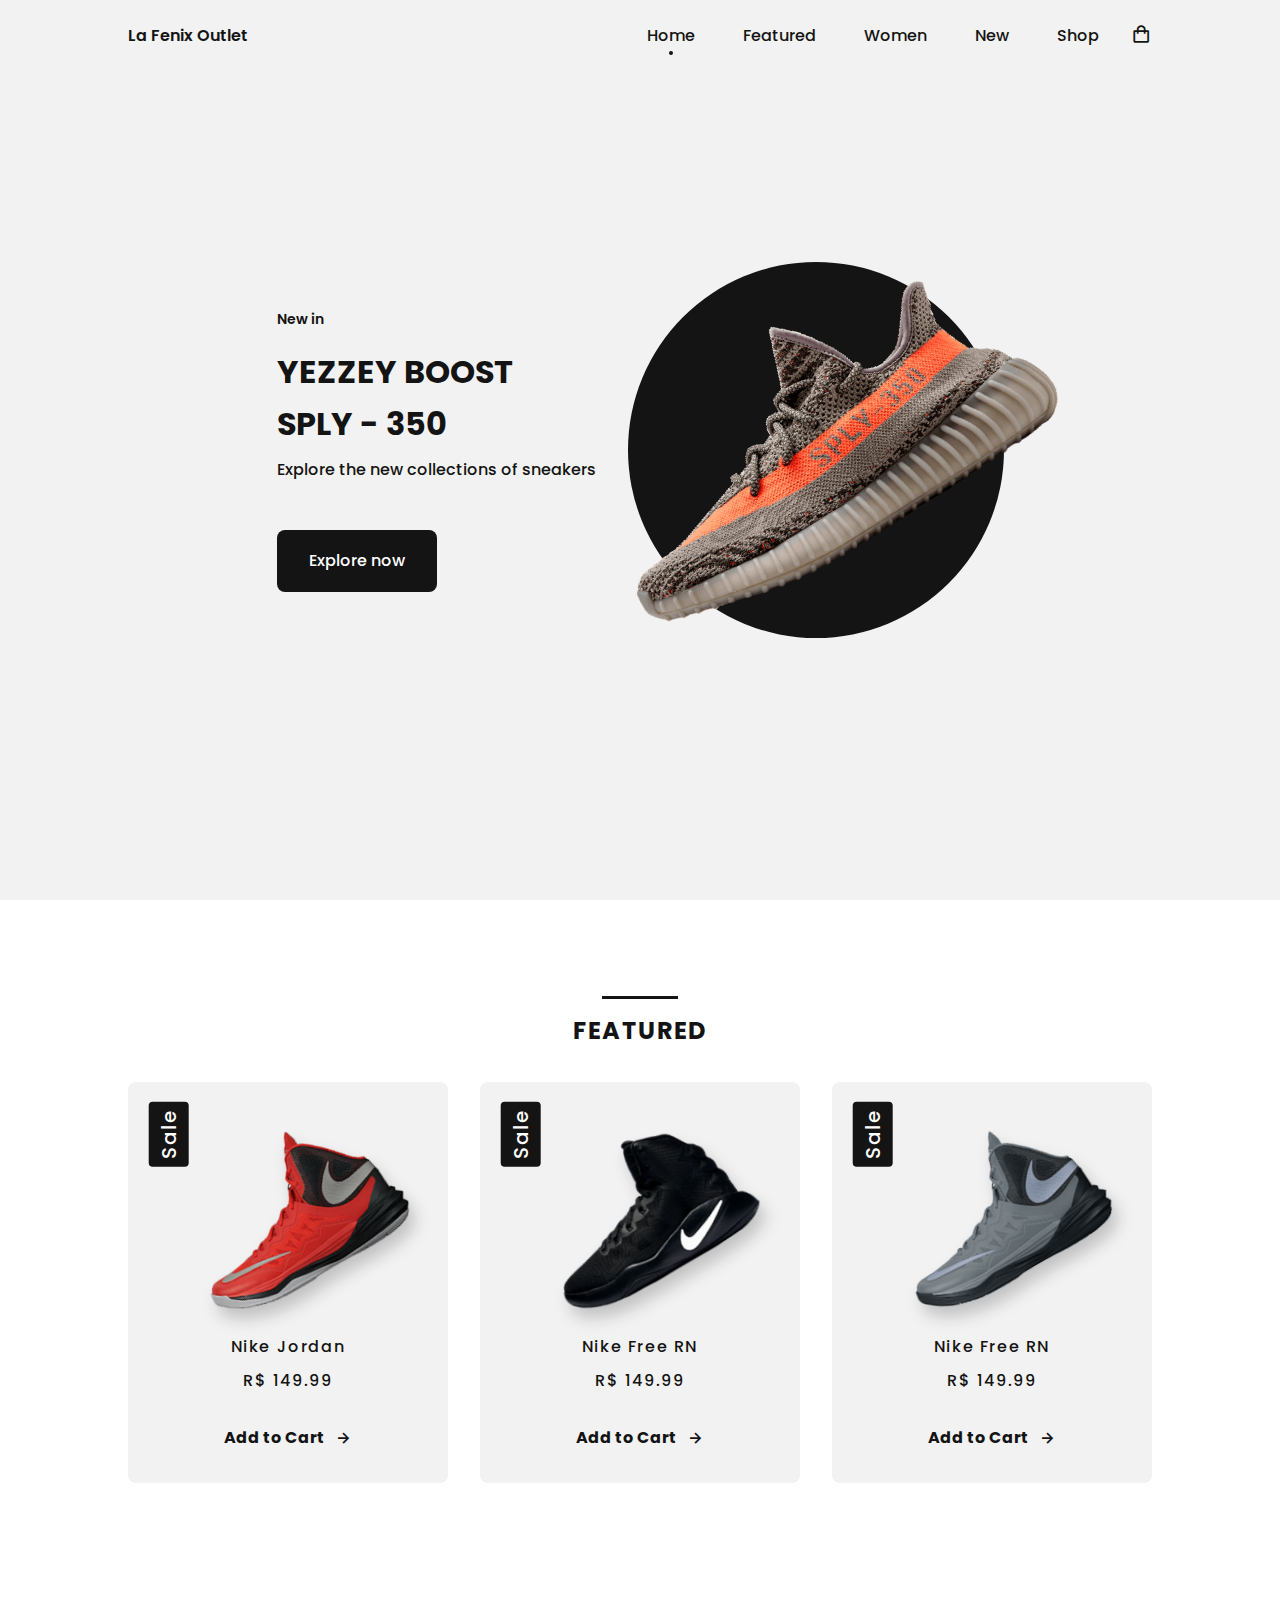
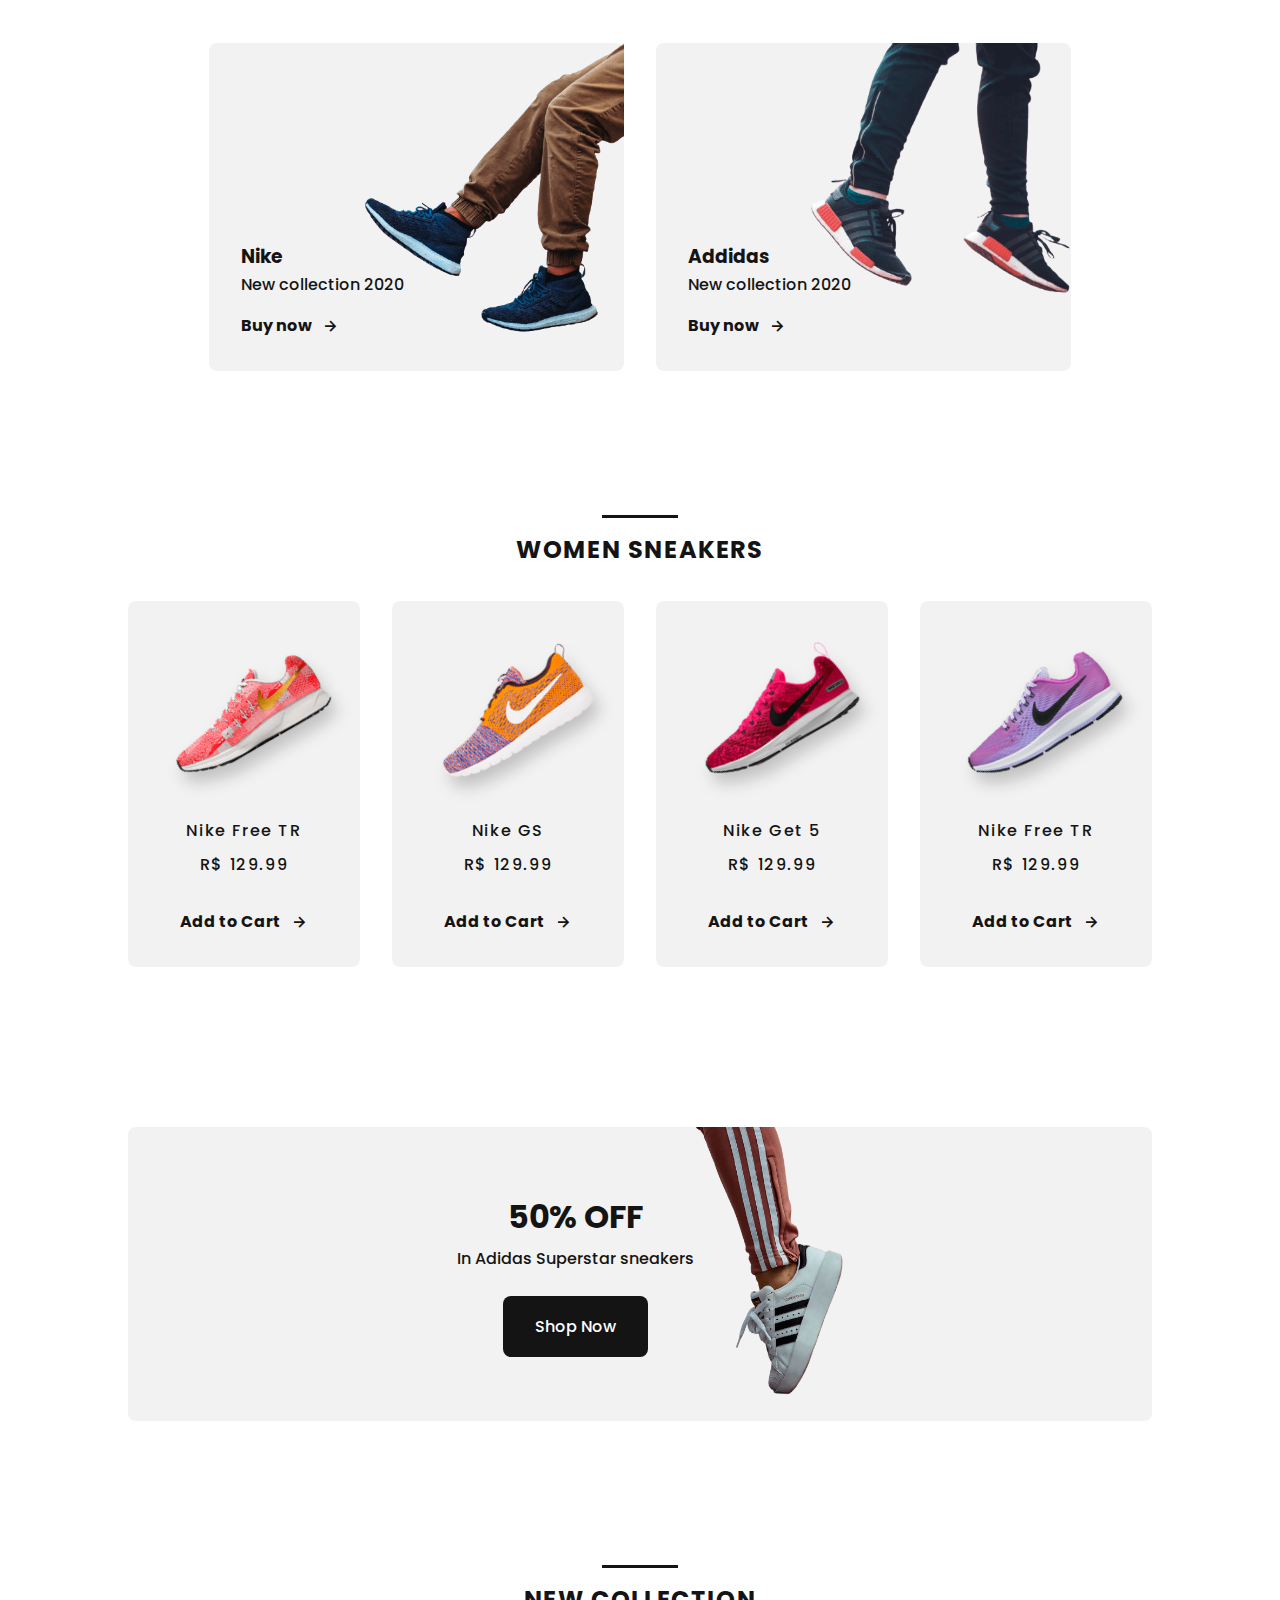
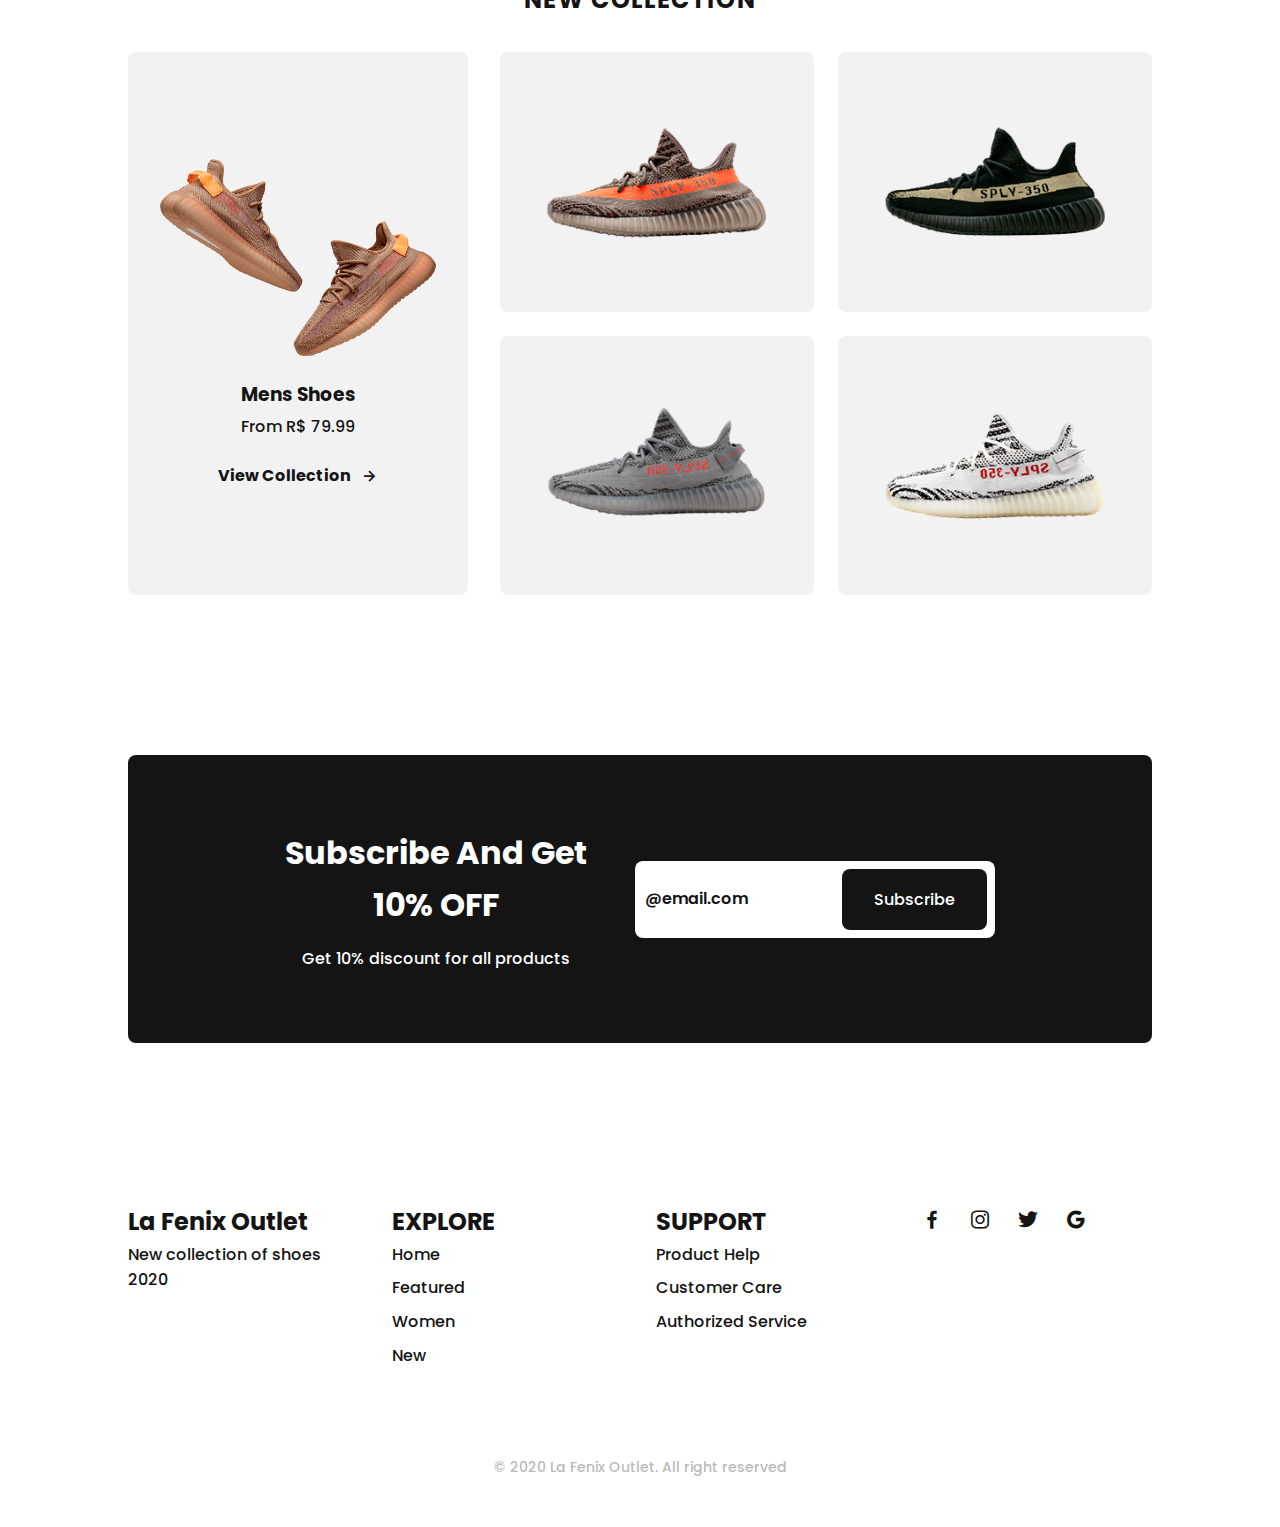
<file: index.html>
<!DOCTYPE html>
<html lang="pt-br">
<head>
	<meta charset="utf-8">
	<meta name="viewport" content="width=device-width, initial-scale=1.0">
	<title>La Fenix Outlet</title>
	<!-- Css -->
	<link rel="stylesheet" type="text/css" href="assets/style/style.css">
	<!-- link icons -->
	<link href='https://unpkg.com/boxicons@2.0.7/css/boxicons.min.css' rel='stylesheet'>
</head>
<body>

	<!-- Header -->
	<header class="l-header" id="header">

		<nav class="nav bd-grid">

			<div class="nav__toggle" id="nav-toggle">
				<i class='bx bxs-grid-alt'></i>
			</div>

			<a href="#" class="nav__logo">La Fenix Outlet</a>

			<div class="nav__menu" id="nav-menu">
				<ul class="nav__list">
					<li class="nav__item"><a href="#home" class="nav__link active">Home</a></li>
					<li class="nav__item"><a href="#featured" class="nav__link">Featured</a></li>
					<li class="nav__item"><a href="#women" class="nav__link">Women</a></li>
					<li class="nav__item"><a href="#new" class="nav__link">New</a></li>
					<li class="nav__item"><a href="./shop.html" class="nav__link">Shop</a></li>
				</ul>
			</div>

			<div class="nav__shop">
				<i class='bx bx-shopping-bag'></i>
			</div>

		</nav>
	</header>

	<main class="l-main">

		<!-- Home -->
		<section class="home" id="home">
			<div class="home__container bd-grid">

				<div class="home__sneaker">
					<div class="home__shape"></div>
					<img src="assets/image/imghome.png" alt="" class="home__img">
				</div>

				<div class="home__data">
					<span class="home__new">New in</span>
					<h1 class="home__title">YEZZEY BOOST <br> SPLY - 350</h1>
					<p class="home__description">Explore the new collections of sneakers</p>
					<a href="#" class="button">Explore now</a>
				</div>
			</div>
		</section>

		<!-- Featured -->
		<section class="featured section" id="featured">
			<h2 class="section-title">FEATURED</h2>

			<div class="featured__container bd-grid">

				<article class="sneaker">
					<div class="sneaker__sale">Sale</div>
					<img src="assets/image/featured1.png" alt="" class="sneaker__img">
					<span class="sneaker__name">Nike Jordan</span>
					<span class="sneaker__preci">R$ 149.99</span>
					<a href="#" class="button-light">Add to Cart <i class='bx bx-right-arrow-alt button-icon'></i></a>
				</article>

				<article class="sneaker">
					<div class="sneaker__sale">Sale</div>
					<img src="assets/image/featured2.png" alt="" class="sneaker__img">
					<span class="sneaker__name">Nike Free RN</span>
					<span class="sneaker__preci">R$ 149.99</span>
					<a href="#" class="button-light">Add to Cart <i class='bx bx-right-arrow-alt button-icon'></i></a>
				</article>

				<article class="sneaker">
					<div class="sneaker__sale">Sale</div>
					<img src="assets/image/featured3.png" alt="" class="sneaker__img">
					<span class="sneaker__name">Nike Free RN</span>
					<span class="sneaker__preci">R$ 149.99</span>
					<a href="#" class="button-light">Add to Cart <i class='bx bx-right-arrow-alt button-icon'></i></a>
				</article>
			</div>
		</section>

		<!-- Collection -->
		<section class="collection section">

			<div class="collection__container bd-grid">
				<div class="collection__card">
					<div class="collection__data">
						<h3 class="collectiona__name">Nike</h3>
						<p class="collection__description">New collection 2020</p>
						<a href="#" class="button-light">Buy now <i class='bx bx-right-arrow-alt button-icon'></i></a>
					</div>

					<img src="assets/image/collection1.png" alt="" class="collection__img">

				</div>

				<div class="collection__card">
					<div class="collection__data">
						<h3 class="collectiona__name">Addidas</h3>
						<p class="collection__description">New collection 2020</p>
						<a href="#" class="button-light">Buy now <i class='bx bx-right-arrow-alt button-icon'></i></a>
					</div>

					<img src="assets/image/collection2.png" alt="" class="collection__img">

				</div>
			</div>
		</section>

		<!-- Women Sneakers -->
		<section class="women section" id="women">
			<h2 class="section-title">WOMEN SNEAKERS</h2>

			<div class="woman__container bd-grid">
				<article class="sneaker">
					<img src="assets/image/women1.png" alt="" class="sneaker__img">
					<span class="sneaker__name">Nike Free TR</span>
					<span class="sneaker__preci">R$ 129.99</span>
					<a href="#" class="button-light">Add to Cart <i class='bx bx-right-arrow-alt button-icon'></i></a>
				</article>

				<article class="sneaker">
					<img src="assets/image/women2.png" alt="" class="sneaker__img">
					<span class="sneaker__name">Nike GS</span>
					<span class="sneaker__preci">R$ 129.99</span>
					<a href="#" class="button-light">Add to Cart <i class='bx bx-right-arrow-alt button-icon'></i></a>
				</article>

				<article class="sneaker">
					<img src="assets/image/women3.png" alt="" class="sneaker__img">
					<span class="sneaker__name">Nike Get 5</span>
					<span class="sneaker__preci">R$ 129.99</span>
					<a href="#" class="button-light">Add to Cart <i class='bx bx-right-arrow-alt button-icon'></i></a>
				</article>

				<article class="sneaker">
					<img src="assets/image/women4.png" alt="" class="sneaker__img">
					<span class="sneaker__name">Nike Free TR</span>
					<span class="sneaker__preci">R$ 129.99</span>
					<a href="#" class="button-light">Add to Cart <i class='bx bx-right-arrow-alt button-icon'></i></a>
				</article>
			</div>
		</section>

		<!-- Offer -->
		<section class="offer section">
			<div class="offer__container bd-grid">

				<div class="offer__data">
					<h3 class="offer__title">50% OFF</h3>
					<p class="offer__description">In Adidas Superstar sneakers</p>
					<a href="#" class="button">Shop Now</a>
				</div>

				<img src="assets/image/offert.png" alt="" class="offer__img">

			</div>
		</section>

		<!-- New collection -->
		<section class="new section" id="new">
			<h2 class="section-title">NEW COLLECTION</h2>

			<div class="new__container bd-grid">

				<div class="new__mens">
					<img src="assets/image/new1.png" alt="" class="new__mens-img">
					<h3 class="new__title">Mens Shoes</h3>
					<span class="new__preci">From R$ 79.99</span>
					<a href="#" class="button-light">View Collection <i class='bx bx-right-arrow-alt button-icon'></i></a>
				</div>

				<div class="new__sneaker">
					<div class="new__sneaker-card">
						<img src="assets/image/new2.png" alt="" class="new__sneaker-img">
						<div class="new__sneaker-overlay">
							<a href="#" class="button">Add to Cart</a>
						</div>
					</div>

					<div class="new__sneaker-card">
						<img src="assets/image/new3.png" alt="" class="new__sneaker-img">
						<div class="new__sneaker-overlay">
							<a href="#" class="button">Add to Cart</a>
						</div>
					</div>

					<div class="new__sneaker-card">
						<img src="assets/image/new4.png" alt="" class="new__sneaker-img">
						<div class="new__sneaker-overlay">
							<a href="#" class="button">Add to Cart</a>
						</div>
					</div>

					<div class="new__sneaker-card">
						<img src="assets/image/new5.png" alt="" class="new__sneaker-img">
						<div class="new__sneaker-overlay">
							<a href="#" class="button">Add to Cart</a>
						</div>
					</div>
				</div>
			</div>
		</section>

		<!-- Newsletter -->
		<section class="newsletter section">
			<div class="newsletter__container bd-grid">

				<div>
					<h3 class="newsletter__title">Subscribe And Get <br> 10% OFF</h3>
					<p class="newsletter__description">Get 10% discount for all products</p>
				</div>

				<form action="" class="newsletter__subscribe">
					<input type="text" placeholder="@email.com" class="newsletter__input">
					<a href="#" class="button">Subscribe</a>
				</form>
			</div>
		</section>
	</main>

	<!-- Footer -->
	<footer class="footer section">

		<div class="footer__container bd-grid">

			<div class="footer__box">
				<h3 class="footer__title">La Fenix Outlet</h3>
				<p class="footer__description">New collection of shoes 2020</p>
			</div>

			<div class="footer__box">
				<h3 class="footer__title">EXPLORE</h3>
				<ul>
					<li><a href="#home" class="footer__link">Home</a></li>
					<li><a href="#featured" class="footer__link">Featured</a></li>
					<li><a href="#women" class="footer__link">Women</a></li>
					<li><a href="#new" class="footer__link">New</a></li>
				</ul>
			</div>

			<div class="footer__box">
				<h3 class="footer__title">SUPPORT</h3>
				<ul>
					<li><a href="#" class="footer__link">Product Help</a></li>
					<li><a href="#" class="footer__link">Customer Care</a></li>
					<li><a href="#" class="footer__link">Authorized Service</a></li>
				</ul>
			</div>

			<div class="footer__box">
				<a href="#" class="footer__social"><i class='bx bxl-facebook'></i></a>
				<a href="#" class="footer__social"><i class='bx bxl-instagram'></i></a>
				<a href="#" class="footer__social"><i class='bx bxl-twitter'></i></a>
				<a href="#" class="footer__social"><i class='bx bxl-google'></i></a>
			</div>
		</div>

		<p class="footer__copy">&#169; 2020 La Fenix Outlet. All right reserved</p>
	</footer>

	<!-- Main JS -->
	<script src="assets/script/main.js"></script>

</body>
</html>
</file>
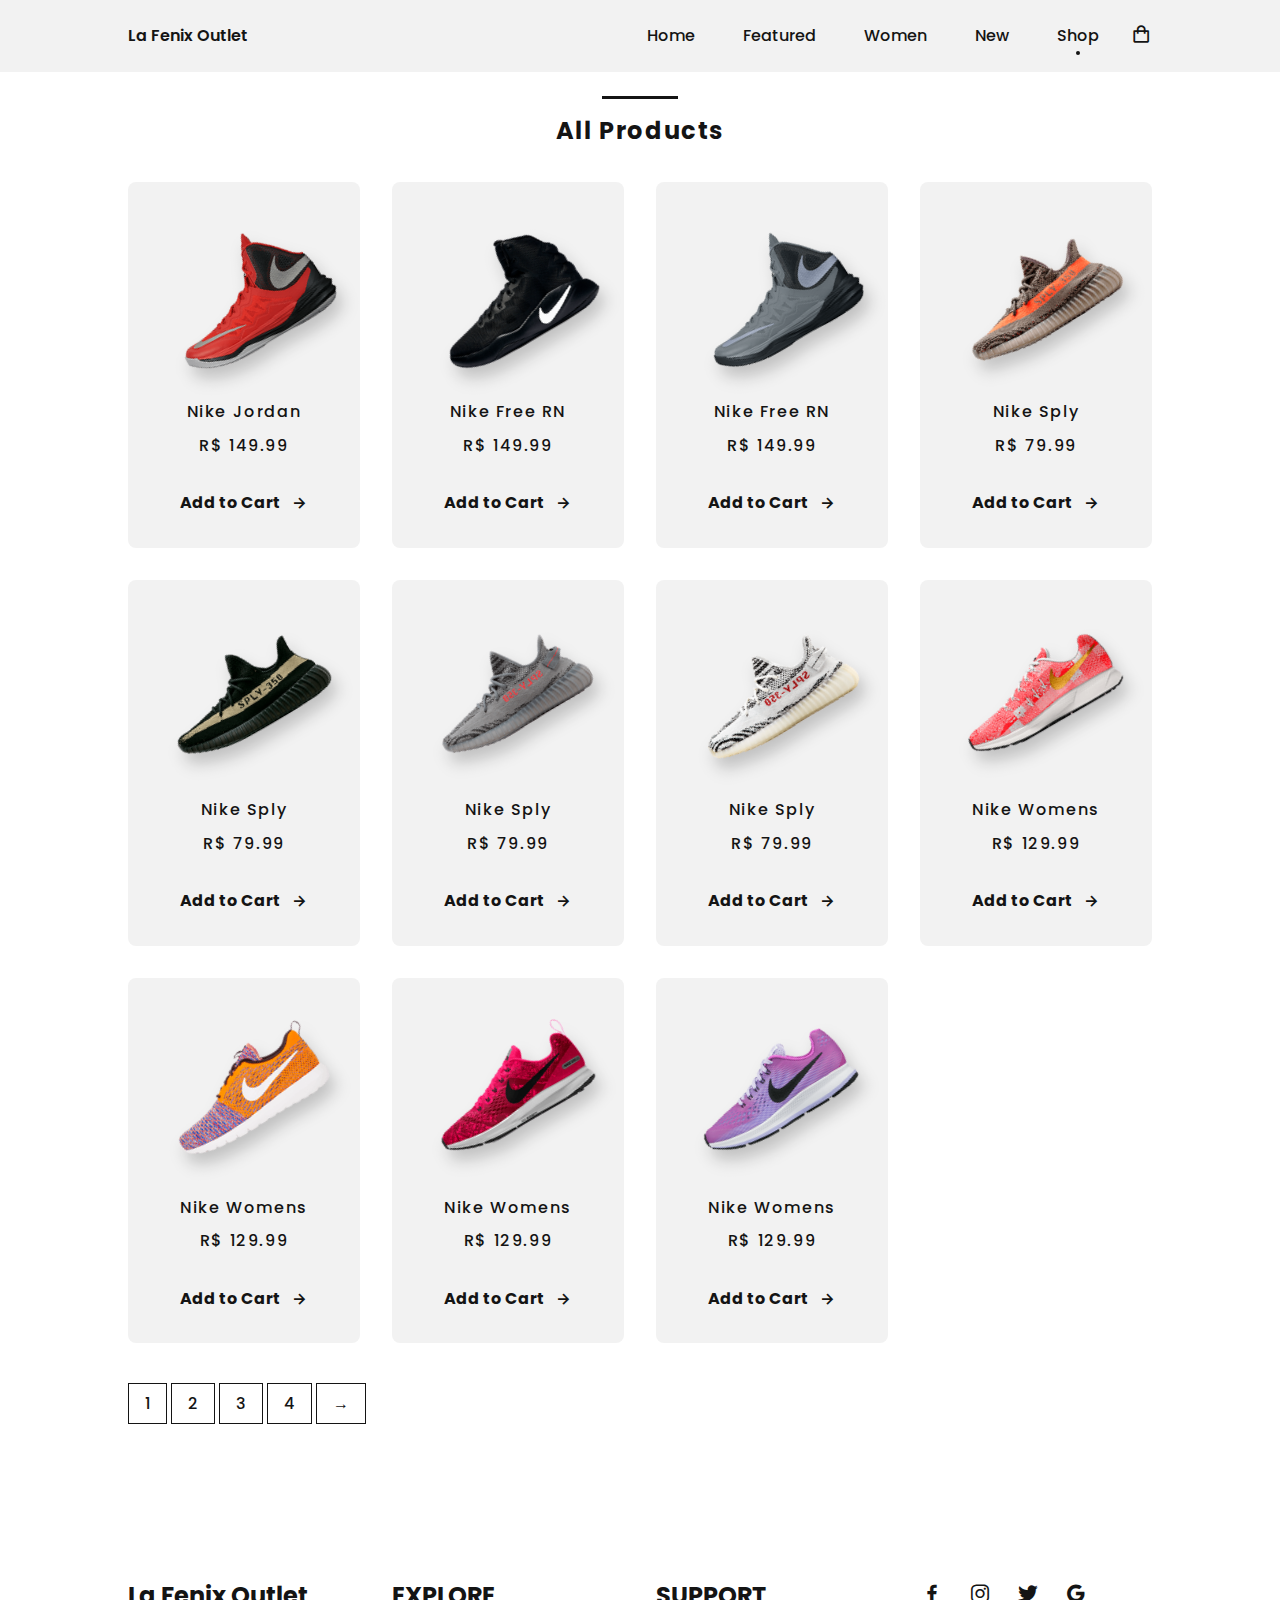
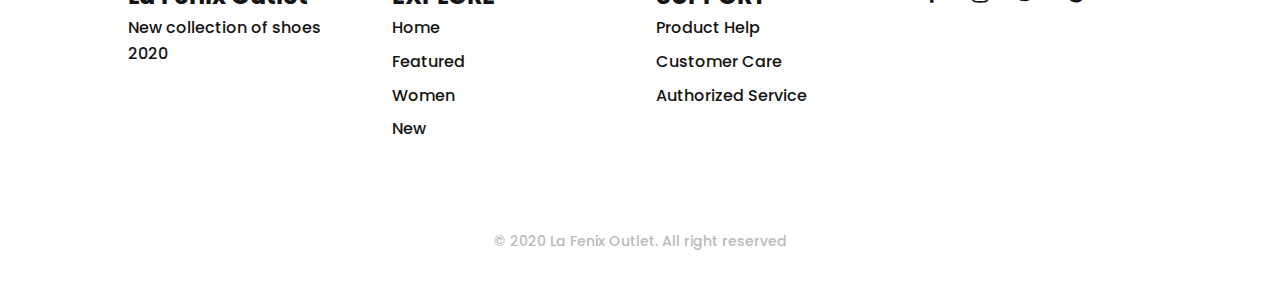
<file: shop.html>
<!DOCTYPE html>
<html lang="pt-br">
<head>
	<meta charset="utf-8">
	<meta name="viewport" content="width=device-width, initial-scale=1.0">
	<title>La Fenix Outlet</title>
	<!-- Css -->
	<link rel="stylesheet" type="text/css" href="assets/style/style.css">
	<!-- link icons -->
	<link href='https://unpkg.com/boxicons@2.0.7/css/boxicons.min.css' rel='stylesheet'>
</head>
<body> 

  <!-- Header -->
  <header class="l-header" id="header">

    <nav class="nav bd-grid">

			<div class="nav__toggle" id="nav-toggle">
				<i class='bx bxs-grid-alt'></i>
			</div>

			<a href="#" class="nav__logo">La Fenix Outlet</a>

			<div class="nav__menu" id="nav-menu">
				<ul class="nav__list">
					<li class="nav__item"><a href="./index.html" class="nav__link">Home</a></li>
					<li class="nav__item"><a href="./index.html#featured" class="nav__link">Featured</a></li>
					<li class="nav__item"><a href="./index.html#women" class="nav__link">Women</a></li>
					<li class="nav__item"><a href="./index.html#new" class="nav__link">New</a></li>
					<li class="nav__item"><a href="#shop" class="nav__link active">Shop</a></li>
				</ul>
			</div>

			<div class="nav__shop">
				<i class='bx bx-shopping-bag'></i>
			</div>
    </nav>
  </header>

  <!-- Main -->
  <main class="l-main">
    <!-- All products -->
    <section class="featured section" id="shop">
			<h2 class="section-title">All Products</h2>

			<div class="featured__container bd-grid">

				<article class="sneaker">
					<img src="assets/image/featured1.png" alt="" class="sneaker__img">
					<span class="sneaker__name">Nike Jordan</span>
					<span class="sneaker__preci">R$ 149.99</span>
					<a href="#" class="button-light">Add to Cart <i class='bx bx-right-arrow-alt button-icon'></i></a>
				</article>

				<article class="sneaker">
					<img src="assets/image/featured2.png" alt="" class="sneaker__img">
					<span class="sneaker__name">Nike Free RN</span>
					<span class="sneaker__preci">R$ 149.99</span>
					<a href="#" class="button-light">Add to Cart <i class='bx bx-right-arrow-alt button-icon'></i></a>
				</article>

				<article class="sneaker">
					<img src="assets/image/featured3.png" alt="" class="sneaker__img">
					<span class="sneaker__name">Nike Free RN</span>
					<span class="sneaker__preci">R$ 149.99</span>
					<a href="#" class="button-light">Add to Cart <i class='bx bx-right-arrow-alt button-icon'></i></a>
				</article>

				<article class="sneaker">
					<img src="assets/image/new2.png" alt="" class="sneaker__img">
					<span class="sneaker__name">Nike Sply</span>
					<span class="sneaker__preci">R$ 79.99</span>
					<a href="#" class="button-light">Add to Cart <i class='bx bx-right-arrow-alt button-icon'></i></a>
				</article>

				<article class="sneaker">
					<img src="assets/image/new3.png" alt="" class="sneaker__img">
					<span class="sneaker__name">Nike Sply</span>
					<span class="sneaker__preci">R$ 79.99</span>
					<a href="#" class="button-light">Add to Cart <i class='bx bx-right-arrow-alt button-icon'></i></a>
				</article>

				<article class="sneaker">
					<img src="assets/image/new4.png" alt="" class="sneaker__img">
					<span class="sneaker__name">Nike Sply</span>
					<span class="sneaker__preci">R$ 79.99</span>
					<a href="#" class="button-light">Add to Cart <i class='bx bx-right-arrow-alt button-icon'></i></a>
				</article>

				<article class="sneaker">
					<img src="assets/image/new5.png" alt="" class="sneaker__img">
					<span class="sneaker__name">Nike Sply</span>
					<span class="sneaker__preci">R$ 79.99</span>
					<a href="#" class="button-light">Add to Cart <i class='bx bx-right-arrow-alt button-icon'></i></a>
				</article>

				<article class="sneaker">
					<img src="assets/image/women1.png" alt="" class="sneaker__img">
					<span class="sneaker__name">Nike Womens</span>
					<span class="sneaker__preci">R$ 129.99</span>
					<a href="#" class="button-light">Add to Cart <i class='bx bx-right-arrow-alt button-icon'></i></a>
				</article>

				<article class="sneaker">
					<img src="assets/image/women2.png" alt="" class="sneaker__img">
					<span class="sneaker__name">Nike Womens</span>
					<span class="sneaker__preci">R$ 129.99</span>
					<a href="#" class="button-light">Add to Cart <i class='bx bx-right-arrow-alt button-icon'></i></a>
				</article>

				<article class="sneaker">
					<img src="assets/image/women3.png" alt="" class="sneaker__img">
					<span class="sneaker__name">Nike Womens</span>
					<span class="sneaker__preci">R$ 129.99</span>
					<a href="#" class="button-light">Add to Cart <i class='bx bx-right-arrow-alt button-icon'></i></a>
				</article>

				<article class="sneaker">
					<img src="assets/image/women4.png" alt="" class="sneaker__img">
					<span class="sneaker__name">Nike Womens</span>
					<span class="sneaker__preci">R$ 129.99</span>
					<a href="#" class="button-light">Add to Cart <i class='bx bx-right-arrow-alt button-icon'></i></a>
				</article>
			</div>

			<div class="sneaker__pages bd-grid">
				<div>
					<span class="sneaker__pag">1</span>
					<span class="sneaker__pag">2</span>
					<span class="sneaker__pag">3</span>
					<span class="sneaker__pag">4</span>
					<span class="sneaker__pag">&#8594;</span>
				</div>
			</div>
		</section>
	</main>
	
	<!-- Footer -->
	<footer class="footer section">

		<div class="footer__container bd-grid">

			<div class="footer__box">
				<h3 class="footer__title">La Fenix Outlet</h3>
				<p class="footer__description">New collection of shoes 2020</p>
			</div>

			<div class="footer__box">
				<h3 class="footer__title">EXPLORE</h3>
				<ul>
					<li><a href="#home" class="footer__link">Home</a></li>
					<li><a href="#featured" class="footer__link">Featured</a></li>
					<li><a href="#women" class="footer__link">Women</a></li>
					<li><a href="#new" class="footer__link">New</a></li>
				</ul>
			</div>

			<div class="footer__box">
				<h3 class="footer__title">SUPPORT</h3>
				<ul>
					<li><a href="#" class="footer__link">Product Help</a></li>
					<li><a href="#" class="footer__link">Customer Care</a></li>
					<li><a href="#" class="footer__link">Authorized Service</a></li>
				</ul>
			</div>

			<div class="footer__box">
				<a href="#" class="footer__social"><i class='bx bxl-facebook'></i></a>
				<a href="#" class="footer__social"><i class='bx bxl-instagram'></i></a>
				<a href="#" class="footer__social"><i class='bx bxl-twitter'></i></a>
				<a href="#" class="footer__social"><i class='bx bxl-google'></i></a>
			</div>
		</div>

		<p class="footer__copy">&#169; 2020 La Fenix Outlet. All right reserved</p>
	</footer>

  <!-- Main Js -->
  <script src="assets/script/main.js"></script>
</body>
</file>
<file: assets/style/style.css>
/* Link font */
@import url('https://fonts.googleapis.com/css2?family=Poppins:ital,wght@0,400;0,500;0,700;1,300&display=swap');

/* Variaveis css */
:root{
  --header-height: 3rem;

  /* Font weight */
  --font-medium: 500;
  --font-semi-bold: 600;
  --font-bold: 700;

  /* Colores */
  --dark-color: #141414;
  --dark-color-light: #bababa;
  --dark-color-lighten: #f2f2f2;
  --white-color: #ffffff;

  /* Font e Tipografia */
  --body-font: 'Poppins', sans-serif;
  --big-font-size: 1.25rem;
  --bigger-font-size: 1.5rem;
  --biggest-font-size: 2rem;
  --h2-font-size: 1.25rem;
  --normal-font-size: .938rem;
  --smaller-font-size: .813rem;

  /* Margenes */
  --mb-1: .5rem;
  --mb-2: 1rem;
  --mb-3: 1.5rem;
  --mb-4: 2rem;
  --mb-5: 2.5rem;
  --mb-6: 3rem;

  /* Z-index */
  --z-fixed: 100;

  /* Rotate image */
  --rotate-img: rotate(-30deg);

}

@media screen and (min-width: 768px){
  :root{
    --big-font-size: 1.5rem;
    --bigger-font-size: 2rem;
    --biggest-font-size: 3rem;
    --normal-font-size: 1rem;
    --smaller-font-size: .875rem;
  }
}

/* Base */
*,::before,::after{
  box-sizing: border-box;
}

html{
  scroll-behavior: smooth;
}

body{
  margin: var(--header-height) 0 0 0;
  font-family: var(--body-font);
  font-size: var(--normal-font-size);
  font-weight: var(--font-medium);
  color: var(--dark-color);
  line-height: 1.6;
}

h1,h2,h3,p,ul{
  margin: 0;
}

ul{
  padding: 0;
  list-style: none;
}

a{
  text-decoration: none;
  color: var(--dark-color);
}

img{
  display: block;
  max-width: 100%;
  height: auto;
}

/* Class css */
.section{
  padding: 5rem 0 2rem;
}

.section-title{
  position: relative;
  font-size: var(--big-font-size);
  margin-bottom: var(--mb-4);
  text-align: center;
  letter-spacing: .1rem;
}

.section-title::after{
  content: '';
  position: absolute;
  top: -1rem;
  right: 0;
  left: 0;
  width: 56px;
  height: .18rem;
  margin: auto;
  background-color: var(--dark-color);
}

/* Layout */
.bd-grid{
  max-width: 1024px;
  display: grid;
  grid-template-columns: 100%;
  column-gap: 2rem;
  width: calc(100% - 2rem);
  margin-left: var(--mb-2);
  margin-right: var(--mb-2);
}

.l-header{
  width: 100%;
  position: fixed;
  top: 0;
  left: 0;
  z-index: var(--z-fixed);
  background-color: var(--dark-color-lighten);
}

/* Nav */
.nav{
  display: flex;
  align-items: center;
  justify-content: space-between;
  height: var(--header-height);
}

@media screen and (max-width: 768px){
.nav__menu{
  position: fixed;
  top: var(--header-height);
  left: -100%;
  width: 70%;
  height: 100vh;
  padding: 2rem;
  background-color: var(--white-color);
  transition: .5s;
}
}

.nav__item{
  margin-bottom: var(--mb-4);
}

.nav__logo{
  font-weight: var(--font-semi-bold);
}

.nav__toggle , .nav__shop{
  font-size: 1.3rem;
  cursor: pointer;
}

/* Show menu */
.show{
  left: 0;
}

/* Active link */
.active{
  position: relative;
}

.active::before{
  content: '';
  position: absolute;
  left: 45%;
  bottom: -.5rem;
  width: 4px;
  height: 4px;
  background-color: var(--dark-color);
  border-radius: 50%;
}

/* Change color header */
.scroll-header{
  background-color: var(--white-color);
  box-shadow: 0px 2px 4px rgba(0,0,0,.1);
}

/* Home */
.home{
  background-color: var(--dark-color-lighten);
  overflow: hidden;
}

.home__container{
  height: calc(100vh - var(--header-height));
}

.home__sneaker{
  position: relative;
  display: flex;
  justify-content: center;
  align-self: center;
}

.home__shape{
  width: 220px;
  height: 220px;
  background-color: var(--dark-color);
  border-radius: 50%;
}

.home__img{
  position: absolute;
  top: 1.5rem;
  max-width: initial;
  width: 275px;
  transform: var(--rotate-img);
}

.home__new{
  display: block;
  font-size: var(--smaller-font-size);
  font-weight: var(--font-semi-bold);
  margin-bottom: var(--mb-2);
}

.home__title{
  font-size: var(--bigger-font-size);
  margin-bottom: var(--mb-1);
}

.home__description{
  margin-bottom: var(--mb-6);
}

/* Buttons */
.button{
  display: inline-block;
  background-color: var(--dark-color);
  color: var(--white-color);
  padding: 1.125rem 2rem;
  font-weight: var(--font-medium);
  border-radius: .5rem;
  transition: .3s;
}

.button:hover{
  transform: translateY(-.25rem);
}

.button-light{
  display: inline-flex;
  color: var(--dark-color);
  font-weight: var(--font-bold);
  align-items: center;
}

.button-icon{
  font-size: 1.25rem;
  margin-left: var(--mb-1);
  transition: .3s;
}

.button-light:hover .button-icon{
  transform: translateX(.25rem);
}

/* Featured */
.featured__container{
  row-gap: 2rem;
  grid-template-columns: repeat(auto-fit,minmax(220px , 1fr));
}

.sneaker{
  position: relative;
  display: flex;
  flex-direction: column;
  align-items: center;
  padding: 2rem;
  background-color: var(--dark-color-lighten);
  border-radius: .5rem;
  transition: .3s;
}

.sneaker__sale{
  position: absolute;
  left: 0.5rem;
  background-color: var(--dark-color);
  color: var(--white-color);
  padding: .25rem .5rem;
  border-radius: .25rem;
  font-size: var(--h2-font-size);
  transform: rotate(-90deg);
  letter-spacing: .1rem;
}

.sneaker__img{
  width: 220px;
  margin-top: var(--mb-3);
  margin-bottom: var(--mb-6);
  transform: var(--rotate-img);
  filter: drop-shadow(0 12px 8px rgba(0,0,0,.2));
}

.sneaker__name , .sneaker__preci{
  font-style: var(--h2-font-size);
  letter-spacing: .1rem;
  font-weight: var(--font-  bold);
}

.sneaker__name{
  margin-bottom: var(--mb-1);
}

.sneaker__preci{
  margin-bottom: var(--mb-4);
}

.sneaker:hover{
  transform: translateY(-.5rem);
}

.sneaker__pages{
  margin-top: var(--mb-6);
}

.sneaker__pag{
  padding: .5rem 1rem;
  border: 1px solid var(--dark-color);
}

.sneaker__pag:hover{
  background-color: var(--dark-color);
  color: var(--white-color);
}

/* Collection */
.collection__container{
  row-gap: 2rem;
  justify-content: center;
}

.collection__card{
  position: relative;
  display: flex;
  height: 328px;
  background-color: var(--dark-color-lighten);
  padding: 2rem;
  border-radius: .5rem;
  transition: .3s;
}

.collection__data{
  align-self: flex-end;
}

.collection__img{
  position: absolute;
  top: 0;
  right: 0;
  width: 230px;
}

.collection__name{
  font-size: var(--bigger-font-size);
  margin-bottom: .25rem;
}

.collection__description{
  margin-bottom: var(--mb-2);
}

.collection__card:hover{
  transform: translateY(-.5rem);
}

/* Woman sneakers */
.woman__container{
  row-gap: 2rem;
  grid-template-columns: repeat(auto-fit, minmax(220px, 1fr));
}

/* Offer */
.offer__container{
  grid-template-columns: 55% 45%;
  column-gap: 0;
  background-color: var(--dark-color-lighten);
  border-radius: .5rem;
  justify-content: center;
}

.offer__data{
  padding: 4rem 0 4rem 1.5rem;
}

.offer__title{
  font-size: var(--bigger-font-size);
  margin-bottom: .25rem;
}

.offer__description{
  margin-bottom: var(--mb-3);
}

.offer__img{
  width: 153px;
}

/* New collection */
.new__container{
  row-gap: 2rem;
}

.new__mens{
  display: flex;
  flex-direction: column;
  justify-content: center;
  background-color: var(--dark-color-lighten);
  border-radius: .5rem;
  padding: 2rem;
}

.new__mens-img{
  width: 276px;
  margin-bottom: var(--mb-3);
}

.new__title{
  font-style: var(--bigger-font-size);
  margin-bottom: .25rem;
}

.new__preci{
  display: block;
  margin-bottom: var(--mb-3);
}

.new__sneaker{
  display: grid;
  gap: 1.5rem;
  grid-template-columns: repeat(auto-fit, minmax(220px, 1fr));
}

.new__sneaker-card{
  position: relative;
  padding: 3.5rem 1.5rem;
  background-color: var(--dark-color-lighten);
  border-radius: .5rem;
  overflow: hidden;
  display: flex;
  justify-content: center;
}

.new__sneaker-img{
  width: 220px;
}

.new__sneaker-overlay{
  position: absolute;
  left: 0;
  bottom: -100%;
  width: 100%;
  height: 100%;
  display: flex;
  justify-content: center;
  align-items: center;
  background-color: rgba(138,138,138,.3);
  transition: .3s;
}

.new__sneaker-card:hover .new__sneaker-overlay{
  bottom: 0;
}

/* Newsletter */
.newsletter__container{
  background-color: var(--dark-color);
  color: var(--white-color);
  padding: 2rem .5rem;
  border-radius: .5rem;
  text-align: center;
}

.newsletter__title{
  font-size: var(--bigger-font-size);
  margin-bottom: var(--mb-2);
}

.newsletter__description{
  margin-bottom: var(--mb-5);
}

.newsletter__subscribe{
    display: flex;
    column-gap: .5rem;
    background-color: var(--white-color);
    padding: .5rem;
    border-radius: .5rem;
}

.newsletter__input{
  outline: none;
  border: none;
  width: 90%;
  font-size: var(--normal-font-size);
}

.newsletter__input::placeholder{
  color: var(--dark-color);
  font-family: var(--body-font);
  font-size: var(--normal-font-size);
  font-weight: var(--font-semi-bold);
}

/* Footer */
.footer__container{
  grid-template-columns: repeat(auto-fit, minmax(220px, 1fr));
}

.footer__box{
  margin-bottom: var(--mb-4);
}

.footer__title{
  font-size: var(--big-font-size);
}

.footer__link{
  display: block;
  width: max-content;
  margin-bottom: var(--mb-1);
}

.footer__social{
  font-size: 1.5rem;
  margin-right: 1.25rem;
}

.footer__copy{
  padding-top: 3rem;
  font-size: var(--smaller-font-size);
  color: var(--dark-color-light);
  text-align: center;
}

/* Media Queries */
@media screen and (min-width: 576px){
  .collection__container{
    grid-template-columns: 415px;
  }

  .collection__img{
    width: 260px;
  }

  .offer__container{
    grid-template-columns: max-content max-content;
  }

  .offer__data{
    text-align: center;
  }

  .new__mens{
    align-items: center;
  }
}

@media screen and (min-width: 768px){

  body{
    margin: 0;
  }

  .section{
    padding: 7rem 0 3rem;
  }

  .section-title::after{
    width: 76px;
  }

  .nav{
    height: calc(var(--header-height) + 1.5rem);
  }

  .nav__menu{
    margin-left: auto;
  }

  .nav__list{
    display: flex;
  }

  .nav__item{
    margin-left: var(--mb-6);
    margin-bottom: 0;
  }

  .nav__toggle{
    display: none;
  }

  .home__container{
    height: 100vh;
    grid-template-columns: max-content max-content;
    justify-content: center;
    align-items: center;
  }

  .home__sneaker{
    order: 1;
  }

  .home__shape{
    width: 376px;
    height: 376px;
  }

  .home__img{
    width: 470px;
    top: 3.5rem;
    right: 0;
    left: -3rem;
  }

  .newsletter__container{
    grid-template-columns: max-content max-content;
    justify-content: center;
    align-items: center;
    padding: 4.5rem 2rem;
    column-gap: 3rem;
  }

  .newsletter__description{
    margin-bottom: 0;
  }

  .newsletter__subscribe{
    width: 360px;
    height: max-content;
  }
}

@media screen and (min-width: 1024px) {
  .bd-grid{
    margin-right: auto;
    margin-left: auto;
  }

  .home__container{
    column-gap: 8rems;
  }

  .collection__container{
    grid-template-columns: repeat(2, 415px);
  }

  .new__container{
    grid-template-columns: max-content 1fr;
  }

  .news__mens{
    align-items: initial;
    justify-content: flex-end;
    padding: 4rem 2rem;
  }

  .news__mens-img{
    margin-bottom: var(--mb-6);
  }
}
</file>
